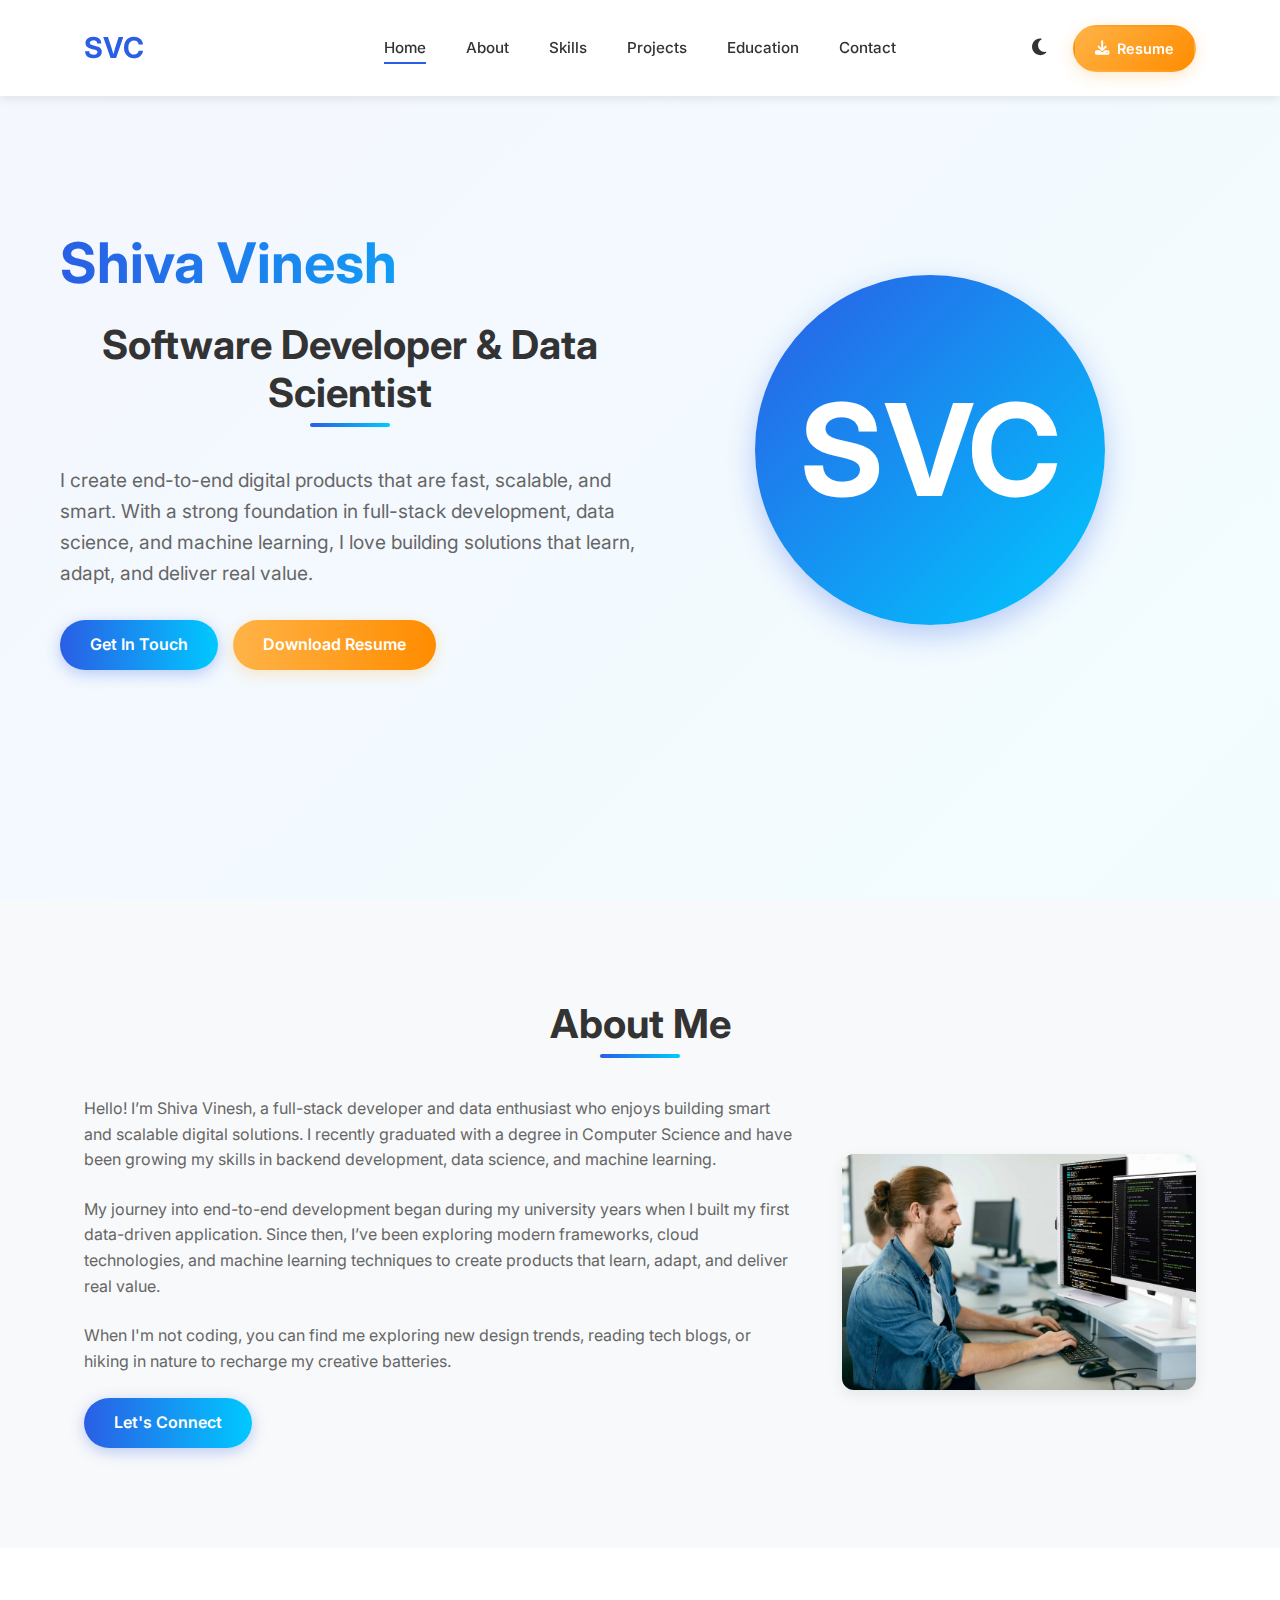
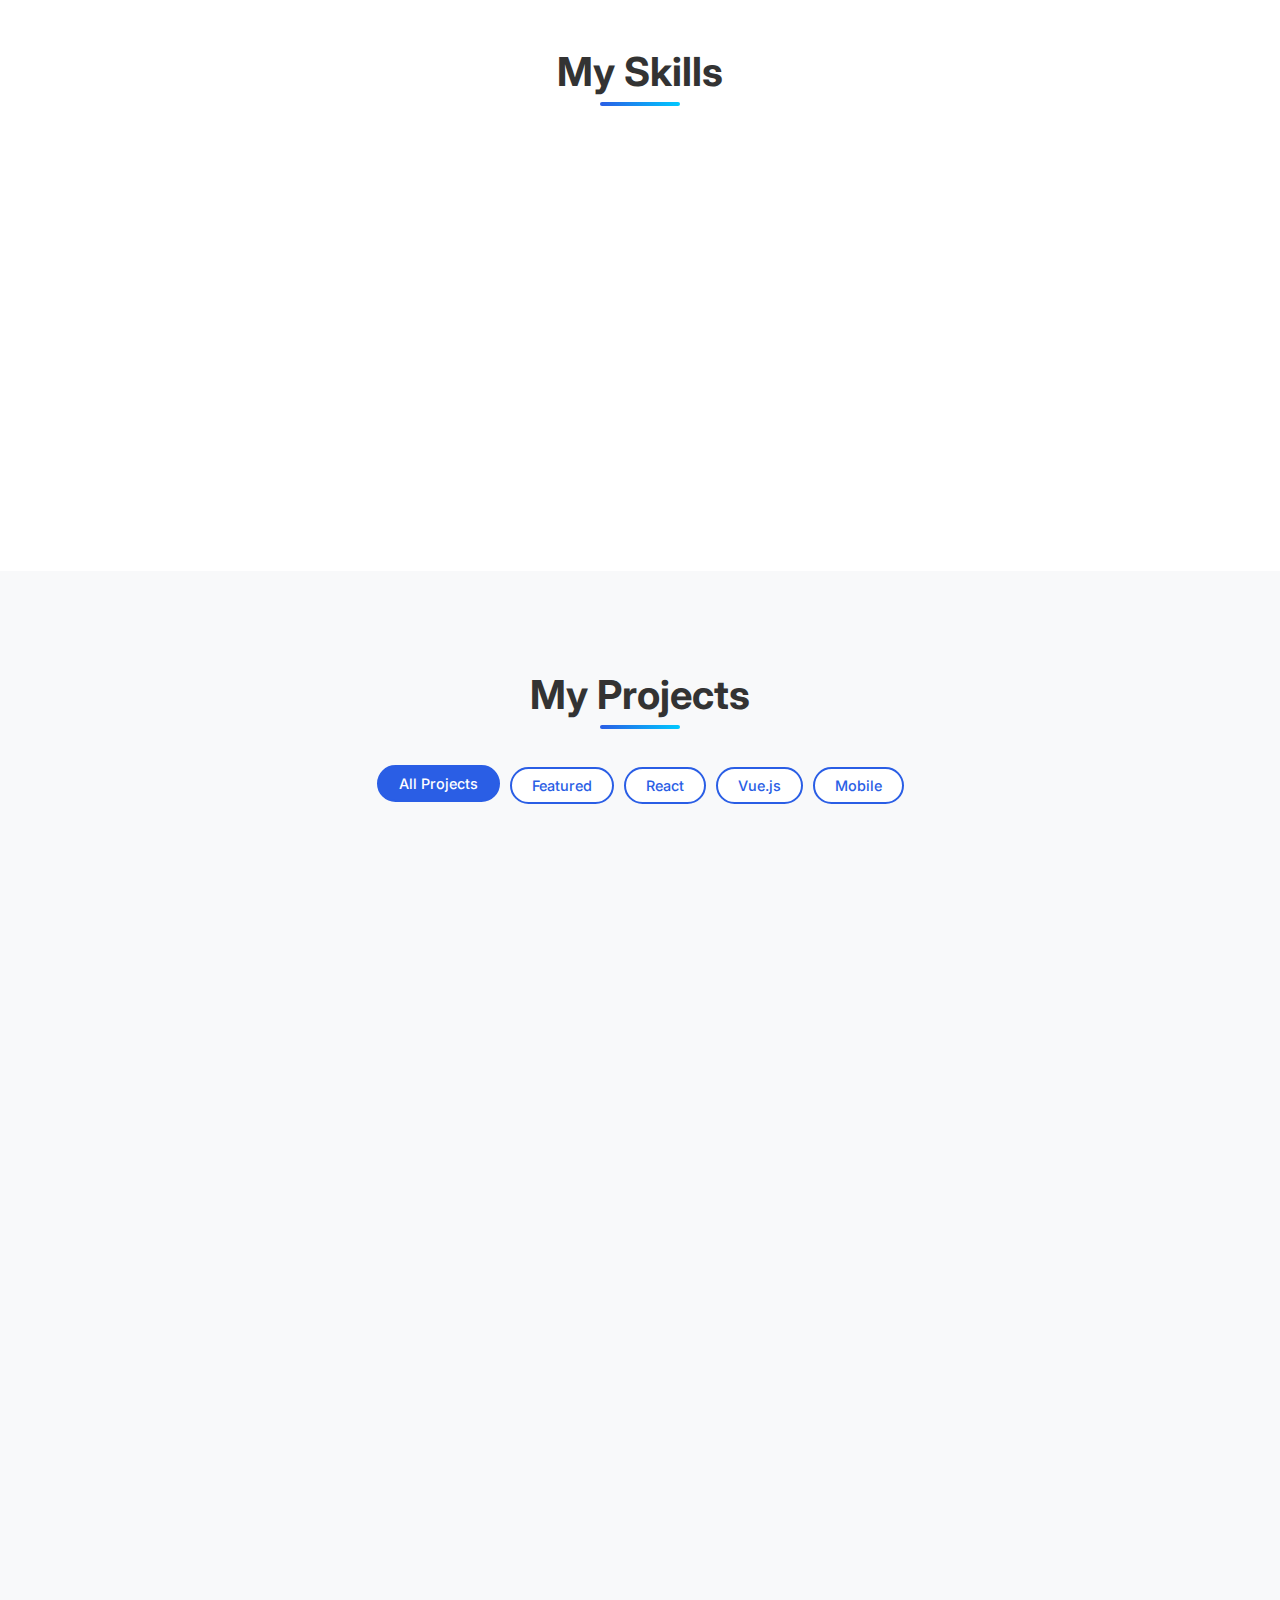
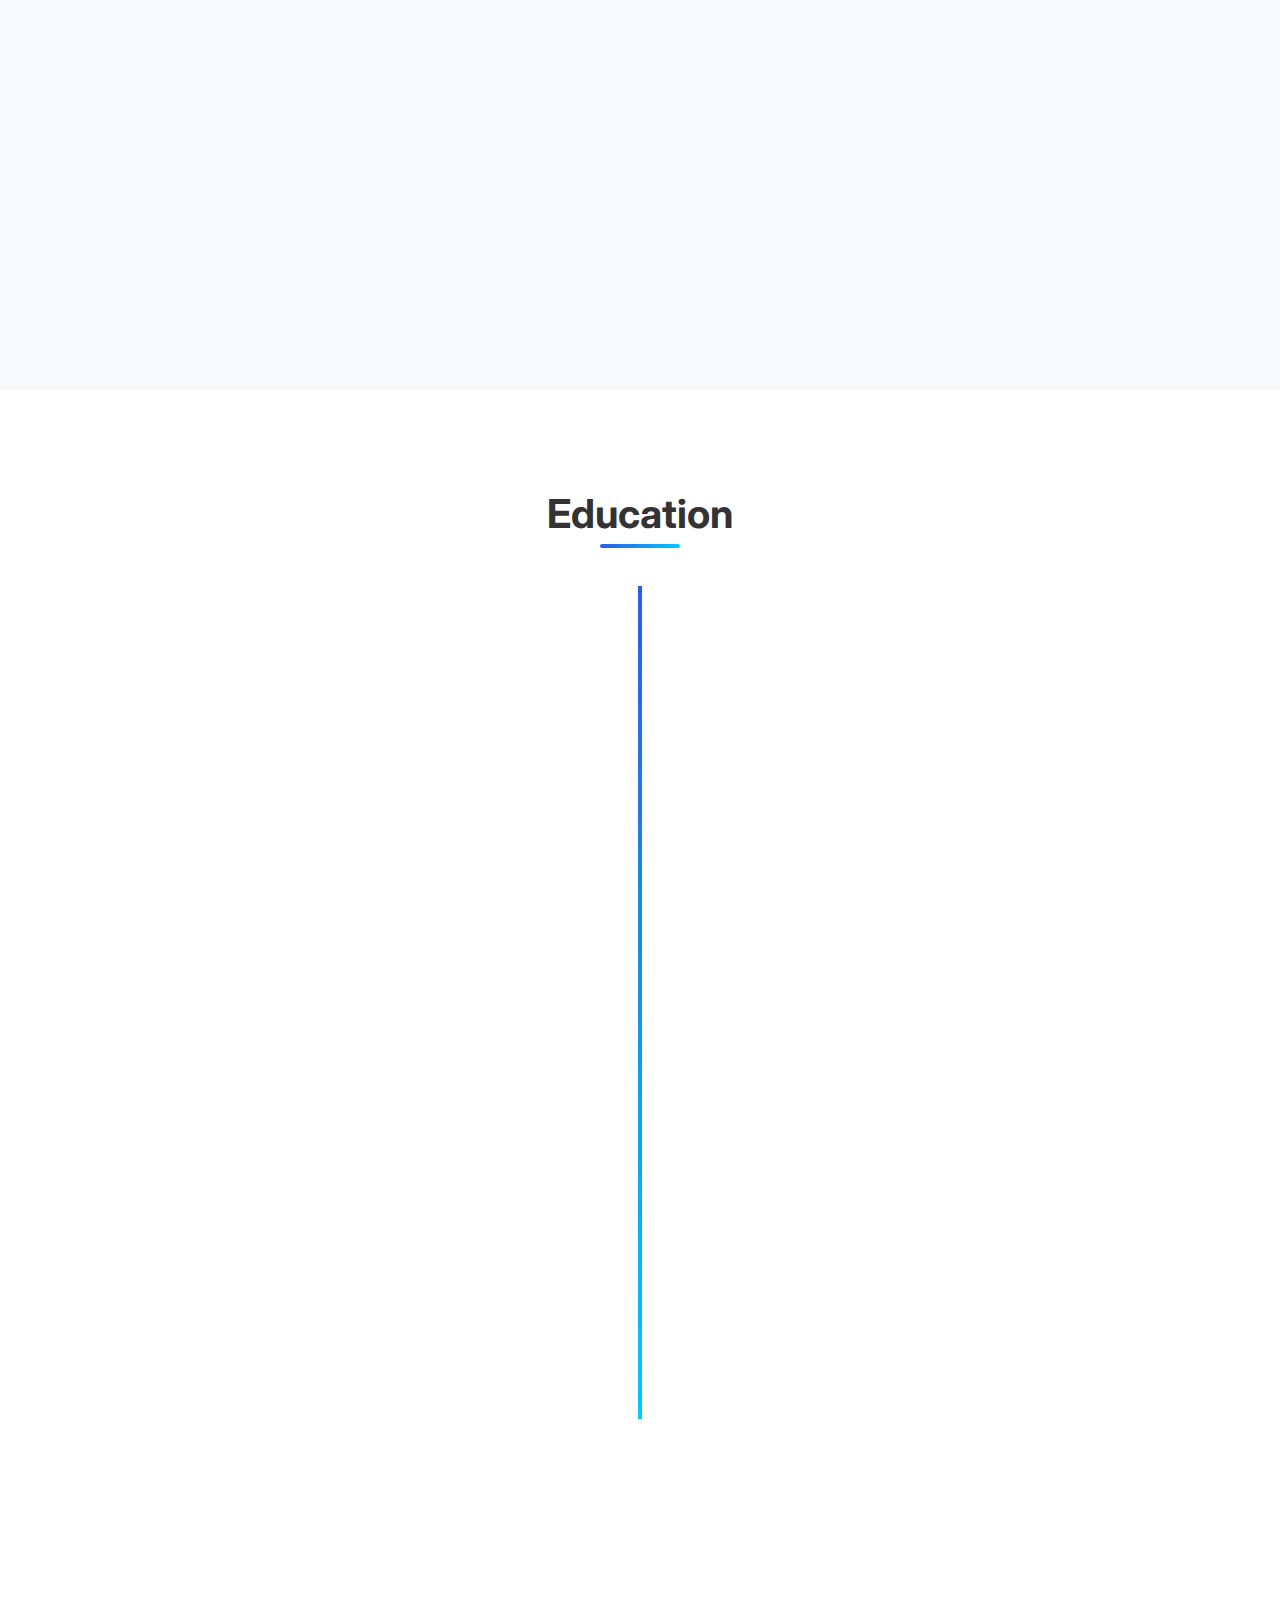
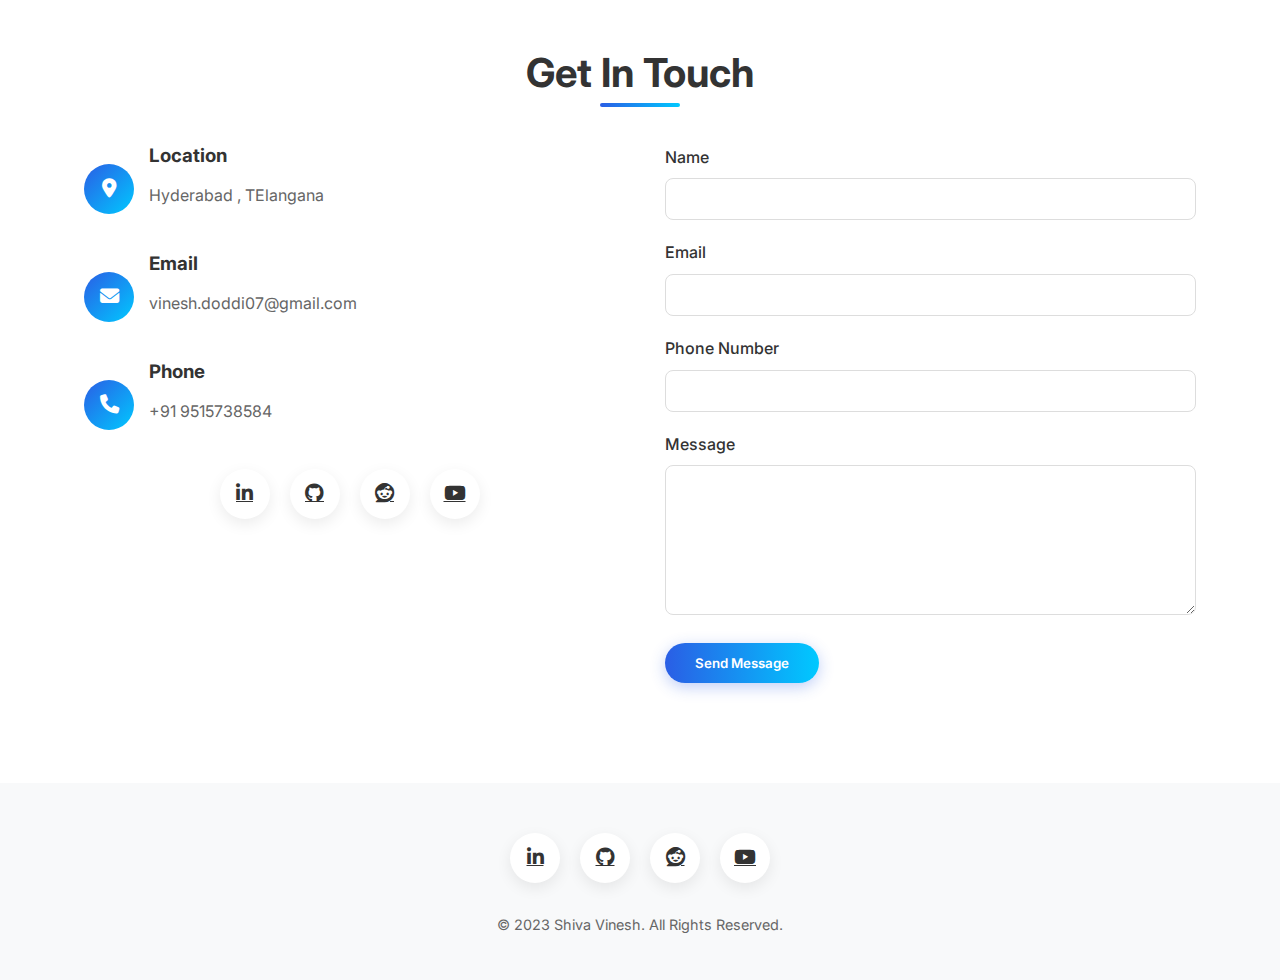
<file: index.html>
<!DOCTYPE html>
<html lang="en">
<head>
    <meta charset="UTF-8">
    <meta name="viewport" content="width=device-width, initial-scale=1.0">
    <title>Shiva Vinesh | Software Developer & Data Scientist</title>
    <meta name="description" content="Professional portfolio of John Carter - Frontend Developer & UI Designer">
    <meta name="keywords" content="frontend developer, UI designer, web developer, portfolio, React, JavaScript">
    <link rel="stylesheet" href="css/style.css">
    <link rel="stylesheet" href="css/responsive.css">
    <link rel="stylesheet" href="https://cdnjs.cloudflare.com/ajax/libs/font-awesome/6.4.0/css/all.min.css">
    <link rel="preconnect" href="https://fonts.googleapis.com">
    <link rel="preconnect" href="https://fonts.gstatic.com" crossorigin>
    <link href="https://fonts.googleapis.com/css2?family=Inter:wght@300;400;500;600;700&display=swap" rel="stylesheet">
</head>
<body>
    <!-- Navigation -->
    <nav>
        <div class="container nav-container">
            <div class="nav-left">
                <a href="#" class="logo">SVC</a>
            </div>
            
            <div class="nav-center">
                <ul class="nav-links" id="navLinks">
                    <li><a href="#home" class="active">Home</a></li>
                    <li><a href="#about">About</a></li>
                    <li><a href="#skills">Skills</a></li>
                    <li><a href="#projects">Projects</a></li>
                    <li><a href="#education">Education</a></li>
                    <!-- <li><a href="#blogs">Blogs</a></li> -->
                    <li><a href="#contact">Contact</a></li>
                </ul>
            </div>
            
            <div class="nav-right">
                <div class="nav-actions">
                    <button class="theme-toggle" id="themeToggle">
                        <i class="fas fa-moon"></i>
                    </button>
                    <a href="public/resume.pdf" class="btn btn-download-resume" download>
                        <i class="fas fa-download"></i>
                        <span>Resume</span>
                    </a>
                </div>
            </div>
            
            <button class="menu-toggle" id="menuToggle">
                <i class="fas fa-bars"></i>
            </button>
        </div>
    </nav>

    <!-- Hero Section -->
    <section class="hero" id="home">
        <div class="container hero-content">
            <div class="hero-text">
                <h1>Shiva Vinesh</h1>
                <h2>Software Developer & Data Scientist</h2>
                <p>I create end-to-end digital products that are fast, scalable, and smart. With a strong foundation in full-stack development, data science, and machine learning, I love building solutions that learn, adapt, and deliver real value.</p>
                <div class="hero-btns">
                    <a href="#contact" class="btn">Get In Touch</a>
                    <a href="public/resume.pdf" class="btn btn-accent" download>Download Resume</a>
                </div>
            </div>
            <div class="hero-image">
                <div class="profile-container">
                    <div class="profile-initials">SVC</div>
                </div>
            </div>
        </div>
    </section>

    <!-- About Section -->
    <section class="about" id="about">
        <div class="container">
            <h2>About Me</h2>
            <div class="about-content">
                <div class="about-text">
                    <p>Hello! I’m Shiva Vinesh, a full-stack developer and data enthusiast who enjoys building smart and scalable digital solutions. I recently graduated with a degree in Computer Science and have been growing my skills in backend development, data science, and machine learning.</p>
                    <p>My journey into end-to-end development began during my university years when I built my first data-driven application. Since then, I’ve been exploring modern frameworks, cloud technologies, and machine learning techniques to create products that learn, adapt, and deliver real value.</p>
                    <p>When I'm not coding, you can find me exploring new design trends, reading tech blogs, or hiking in nature to recharge my creative batteries.</p>
                    <a href="#contact" class="btn">Let's Connect</a>
                </div>
                <div class="about-image">
                    <img src="images/profile.avif" alt="John Carter" loading="lazy">
                </div>
            </div>
        </div>
    </section>

    <!-- Skills Section -->
<section class="skills" id="skills">
    <div class="container">
        <h2>My Skills</h2>
        <div class="skills-container">

            <div class="skill-card fade-in">
                <div class="skill-icon">
                    <i class="fas fa-layer-group"></i>
                </div>
                <h3>Full-Stack Development</h3>
                <p>JavaScript, Django, Node.js, Express, React, Databases, API Development</p>
            </div>

            <div class="skill-card fade-in">
                <div class="skill-icon">
                    <i class="fas fa-pencil-ruler"></i>
                </div>
                <h3>UI/UX Design</h3>
                <p>Figma, Wireframing, Prototyping, User Experience Design</p>
            </div>

            <div class="skill-card fade-in">
                <div class="skill-icon">
                    <i class="fas fa-chart-line"></i>
                </div>
                <h3>Data Science</h3>
                <p>Python, Pandas, NumPy, Data Analysis, Power BI, Visualization</p>
            </div>

            <div class="skill-card fade-in">
                <div class="skill-icon">
                    <i class="fas fa-robot"></i>
                </div>
                <h3>Machine Learning</h3>
                <p>Scikit-Learn, TensorFlow, Model Training, Predictive Analytics</p>
            </div>

        </div>
    </div>
</section>

    <!-- Projects Section -->
    <section class="projects" id="projects">
        <div class="container">
            <h2>My Projects</h2>
            
            <!-- Project Filters -->
            <div class="project-filters" id="projectFilters">
                <!-- Filters will be dynamically added -->
            </div>
            
            <!-- Projects Container -->
            <div class="projects-container" id="projectsContainer">
                <div class="projects-loading">
                    <div class="spinner"></div>
                    <span>Loading projects...</span>
                </div>
            </div>
        </div>
    </section>

    <!-- Education Section -->
    <section class="education" id="education">
        <div class="container">
            <h2>Education</h2>
            <div class="education-timeline">
                <div class="education-item fade-in">
                    <div class="education-date">2022 - 2025</div>
                    <h3>Bachelor of Technology in Data Science</h3>
                    <p>ACE Engineering College</p>
                    <p>GPA: 8.2/10.0</p>
                </div>
                <div class="education-item fade-in">
                    <div class="education-date">2019 - 2022</div>
                    <h3>Diploma in Electronic Engineering and Technology</h3>
                    <p>Ellenki College of Engineering and Technology</p>
                    <p>GPA: 8.47/10.0</p>
                </div>
                <div class="education-item fade-in">
                    <div class="education-date">2023</div>
                    <h3>Frontend Development Certification</h3>
                    <p>CodeCamp Online</p>
                    <p>Specialized in React and Modern JavaScript</p>
                </div>
            </div>
        </div>
    </section>

    <!-- Blogs Section
    <section class="blogs" id="blogs">
        <div class="container">
            <h2>Latest Blogs</h2>
            <div class="blogs-container" id="blogsContainer">
                <!-- Blogs will be dynamically loaded -->
            </div>
        </div>
    </section> 

    <!-- Contact Section -->
    <section class="contact" id="contact">
        <div class="container">
            <h2>Get In Touch</h2>
            <div class="contact-container">
                <div class="contact-info">
                    <div class="contact-item">
                        <div class="contact-icon">
                            <i class="fas fa-map-marker-alt"></i>
                        </div>
                        <div>
                            <h3>Location</h3>
                            <p>Hyderabad , TElangana</p>
                        </div>
                    </div>
                    <div class="contact-item">
                        <div class="contact-icon">
                            <i class="fas fa-envelope"></i>
                        </div>
                        <div>
                            <h3>Email</h3>
                            <p>vinesh.doddi07@gmail.com</p>
                        </div>
                    </div>
                    <div class="contact-item">
                        <div class="contact-icon">
                            <i class="fas fa-phone"></i>
                        </div>
                        <div>
                            <h3>Phone</h3>
                            <p>+91 9515738584</p>
                        </div>
                    </div>
                    <div class="social-links">
                        <a href="https://www.linkedin.com/in/vinesh-doddi-9972812b5?utm_source=share&utm_campaign=share_via&utm_content=profile&utm_medium=android_app" class="social-link"><i class="fab fa-linkedin-in"></i></a>
                        <a href="https://github.com/Svinesh3" class="social-link"><i class="fab fa-github"></i></a>
                        <a href="https://www.reddit.com/user/Proud-Database2406/?utm_source=share&utm_medium=web3x&utm_name=web3xcss&utm_term=1&utm_content=share_button" class="social-link"><i class="fab fa-reddit"></i></a>
                        <a href="https://youtube.com/@shiva21291?si=aziFcc0OITzwZRsi" class="social-link"><i class="fab fa-youtube"></i></a>
                    </div>
                </div>
                <div class="contact-form">
                    <form id="contactForm">
                        <div class="form-group">
                            <label for="name">Name</label>
                            <input type="text" id="name" class="form-control" required>
                        </div>
                        <div class="form-group">
                            <label for="email">Email</label>
                            <input type="email" id="email" class="form-control" required>
                        </div>
                        <div class="form-group">
                            <label for="subject">Phone Number</label>
                            <input type="tel" id="subject" class="form-control" required>
                        </div>
                        <div class="form-group">
                            <label for="message">Message</label>
                            <textarea id="message" class="form-control" required></textarea>
                        </div>
                        <button type="submit" class="btn">Send Message</button>
                    </form>
                </div>
            </div>
        </div>
    </section>

    <!-- Footer -->
    <footer>
        <div class="container">
            <div class="social-links">
                <a href="https://www.linkedin.com/authwall?trk=bf&trkInfo=AQFFU7SlNdu_DwAAAZqbkZoQbbPaAB77uFCgvuA83MeHFYUmX0Ywi6KFWqufgbhRU7ken7L7aAeD5qtd9hOHUAgGimF-doFuUGZh-Nq-FhSp7CCKPi6mDmJaXOS04mONKKJtFvg=&original_referer=&sessionRedirect=https%3A%2F%2Fwww.linkedin.com%2Fin%2Fvinesh-doddi-9972812b5%3Futm_source%3Dshare%26utm_campaign%3Dshare_via%26utm_content%3Dprofile%26utm_medium%3Dandroid_app" class="social-link"><i class="fab fa-linkedin-in"></i></a>
                <a href="https://github.com/Svinesh3" class="social-link"><i class="fab fa-github"></i></a>
                <a href="https://www.reddit.com/user/Proud-Database2406/?utm_source=share&utm_medium=web3x&utm_name=web3xcss&utm_term=1&utm_content=share_button" class="social-link"><i class="fab fa-reddit"></i></a>
                <a href="https://youtube.com/@shiva21291?si=aziFcc0OITzwZRsi" class="social-link"><i class="fab fa-youtube"></i></a>
            </div>
            <p class="copyright">&copy; 2023 Shiva Vinesh. All Rights Reserved.</p>
        </div>
    </footer>

    <script src="js/theme.js"></script>
    <script src="js/animations.js"></script>
    <script src="js/script.js"></script>
</body>

</html>
</file>
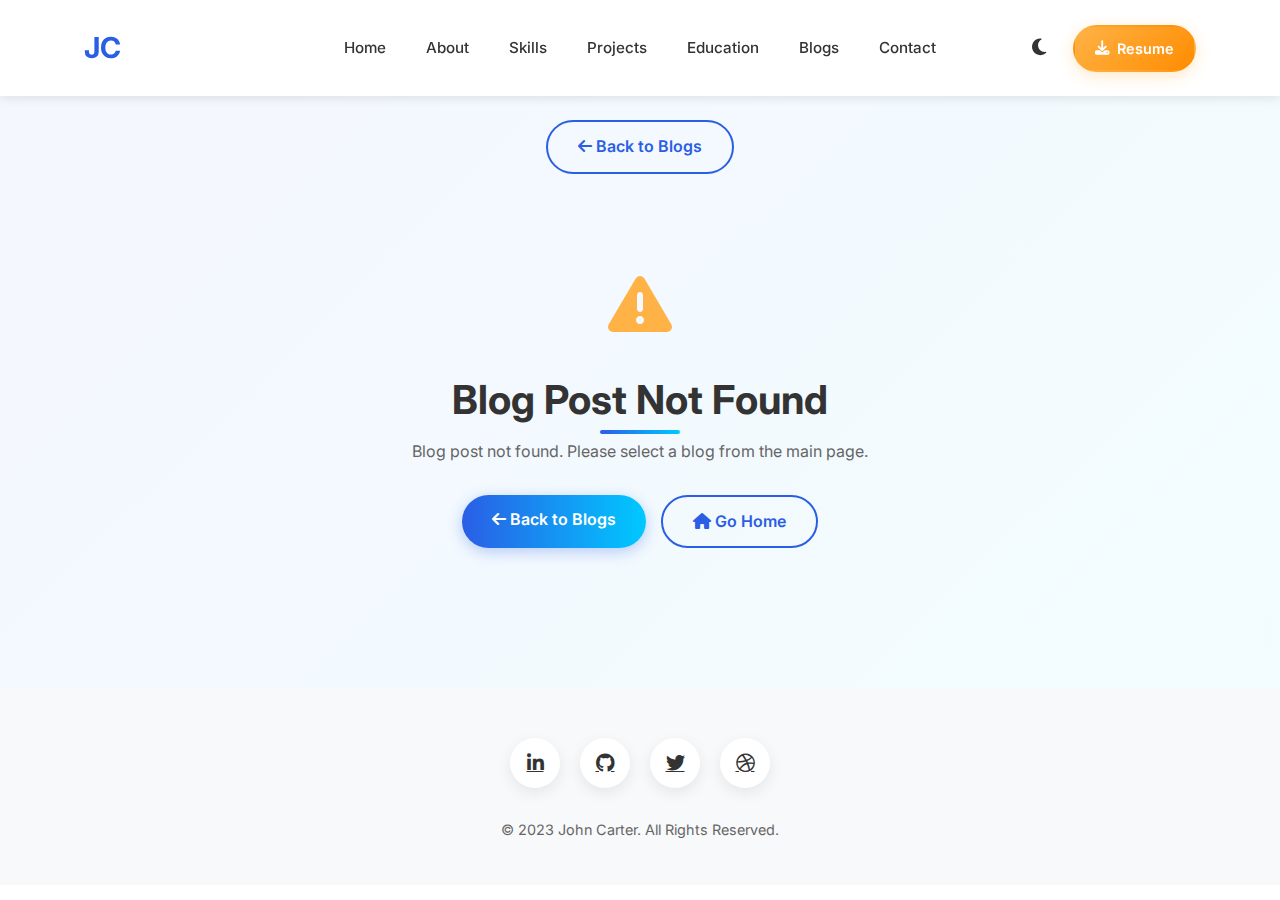
<file: blog-details.html>
<!DOCTYPE html>
<html lang="en">
<head>
    <meta charset="UTF-8">
    <meta name="viewport" content="width=device-width, initial-scale=1.0">
    <title>Blog Post - John Carter Portfolio</title>
    <meta name="description" content="Blog post by John Carter">
    <link rel="stylesheet" href="css/style.css">
    <link rel="stylesheet" href="css/responsive.css">
    <link rel="stylesheet" href="https://cdnjs.cloudflare.com/ajax/libs/font-awesome/6.4.0/css/all.min.css">
    <link rel="preconnect" href="https://fonts.googleapis.com">
    <link rel="preconnect" href="https://fonts.gstatic.com" crossorigin>
    <link href="https://fonts.googleapis.com/css2?family=Inter:wght@300;400;500;600;700&display=swap" rel="stylesheet">
    <style>
        .blog-detail-header {
            text-align: center;
            padding: 120px 0 60px;
            background: linear-gradient(135deg, rgba(42, 94, 229, 0.05) 0%, rgba(0, 201, 255, 0.05) 100%);
        }
        
        .blog-meta {
            display: flex;
            justify-content: center;
            align-items: center;
            gap: 20px;
            margin-bottom: 20px;
            flex-wrap: wrap;
        }
        
        .meta-item {
            display: flex;
            align-items: center;
            gap: 8px;
            color: var(--text-light);
            font-size: 0.9rem;
        }
        
        .blog-tags {
            display: flex;
            justify-content: center;
            gap: 10px;
            margin: 20px 0;
            flex-wrap: wrap;
        }
        
        .blog-tag {
            background: rgba(42, 94, 229, 0.1);
            color: var(--primary);
            padding: 5px 12px;
            border-radius: 15px;
            font-size: 0.8rem;
            font-weight: 500;
        }
        
        .blog-content {
            max-width: 800px;
            margin: 0 auto;
            padding: 60px 20px;
        }
        
        .blog-content h2 {
            margin: 40px 0 20px;
            color: var(--primary);
        }
        
        .blog-content h3 {
            margin: 30px 0 15px;
            color: var(--text);
        }
        
        .blog-content h4 {
            margin: 25px 0 12px;
            color: var(--text);
        }
        
        .blog-content p {
            line-height: 1.8;
            margin-bottom: 20px;
        }
        
        .blog-content ul, .blog-content ol {
            margin: 20px 0;
            padding-left: 30px;
        }
        
        .blog-content li {
            margin-bottom: 10px;
            line-height: 1.6;
        }
        
        .blog-content pre {
            background: var(--bg-light);
            padding: 20px;
            border-radius: 8px;
            overflow-x: auto;
            margin: 20px 0;
            border-left: 4px solid var(--primary);
        }
        
        .blog-content code {
            background: rgba(42, 94, 229, 0.1);
            padding: 2px 6px;
            border-radius: 4px;
            font-family: 'Courier New', monospace;
            font-size: 0.9rem;
        }
        
        .blog-content pre code {
            background: none;
            padding: 0;
        }
        
        .author-section {
            background: var(--bg-light);
            padding: 40px;
            border-radius: var(--border-radius);
            margin: 60px 0;
            text-align: center;
        }
        
        .author-info {
            display: flex;
            align-items: center;
            gap: 20px;
            justify-content: center;
            flex-wrap: wrap;
        }
        
        .author-avatar {
            width: 80px;
            height: 80px;
            border-radius: 50%;
            background: linear-gradient(135deg, var(--primary), var(--secondary));
            display: flex;
            align-items: center;
            justify-content: center;
            color: white;
            font-size: 2rem;
            font-weight: bold;
        }
        
        .blog-navigation {
            display: flex;
            justify-content: space-between;
            align-items: center;
            padding: 40px 0;
            border-top: 1px solid rgba(0, 0, 0, 0.1);
            margin-top: 60px;
        }
        
        .nav-btn {
            display: flex;
            align-items: center;
            gap: 10px;
            padding: 12px 24px;
            background: var(--card-bg);
            border: 2px solid var(--primary);
            color: var(--primary);
            text-decoration: none;
            border-radius: 25px;
            font-weight: 500;
            transition: var(--transition);
        }
        
        .nav-btn:hover {
            background: var(--primary);
            color: white;
        }
        
        .tools-grid {
            display: grid;
            grid-template-columns: repeat(auto-fit, minmax(200px, 1fr));
            gap: 20px;
            margin: 30px 0;
        }
        
        .tool-item {
            background: var(--card-bg);
            padding: 20px;
            border-radius: var(--border-radius);
            text-align: center;
            box-shadow: var(--card-shadow);
        }
        
        @media (max-width: 768px) {
            .blog-meta {
                flex-direction: column;
                gap: 10px;
            }
            
            .blog-navigation {
                flex-direction: column;
                gap: 20px;
                text-align: center;
            }
            
            .author-info {
                flex-direction: column;
                text-align: center;
            }
        }
    </style>
</head>
<body>
    <!-- Navigation -->
    <nav>
        <div class="container nav-container">
            <div class="nav-left">
                <a href="index.html" class="logo">JC</a>
            </div>
            
            <div class="nav-center">
                <ul class="nav-links" id="navLinks">
                    <li><a href="index.html#home">Home</a></li>
                    <li><a href="index.html#about">About</a></li>
                    <li><a href="index.html#skills">Skills</a></li>
                    <li><a href="index.html#projects">Projects</a></li>
                    <li><a href="index.html#education">Education</a></li>
                    <li><a href="index.html#blogs">Blogs</a></li>
                    <li><a href="index.html#contact">Contact</a></li>
                </ul>
            </div>
            
            <div class="nav-right">
                <div class="nav-actions">
                    <button class="theme-toggle" id="themeToggle">
                        <i class="fas fa-moon"></i>
                    </button>
                    <a href="public/resume.pdf" class="btn btn-download-resume" download>
                        <i class="fas fa-download"></i>
                        <span>Resume</span>
                    </a>
                </div>
            </div>
            
            <button class="menu-toggle" id="menuToggle">
                <i class="fas fa-bars"></i>
            </button>
        </div>
    </nav>

    <!-- Blog Details Section -->
    <article class="blog-detail">
        <header class="blog-detail-header">
            <div class="container">
                <div class="back-button">
                    <a href="index.html#blogs" class="btn btn-outline">
                        <i class="fas fa-arrow-left"></i> Back to Blogs
                    </a>
                </div>
                
                <div id="blogDetailContent">
                    <div class="loading-spinner">
                        <i class="fas fa-spinner fa-spin"></i>
                        <p>Loading blog post...</p>
                    </div>
                </div>
            </div>
        </header>
    </article>

    <!-- Footer -->
    <footer>
        <div class="container">
            <div class="social-links">
                <a href="#" class="social-link"><i class="fab fa-linkedin-in"></i></a>
                <a href="#" class="social-link"><i class="fab fa-github"></i></a>
                <a href="#" class="social-link"><i class="fab fa-twitter"></i></a>
                <a href="#" class="social-link"><i class="fab fa-dribbble"></i></a>
            </div>
            <p class="copyright">&copy; 2023 John Carter. All Rights Reserved.</p>
        </div>
    </footer>

    <script src="js/theme.js"></script>
    <script src="js/blogs-data.js"></script>
    <script src="js/blog-details.js"></script>
</body>
</html>
</file>
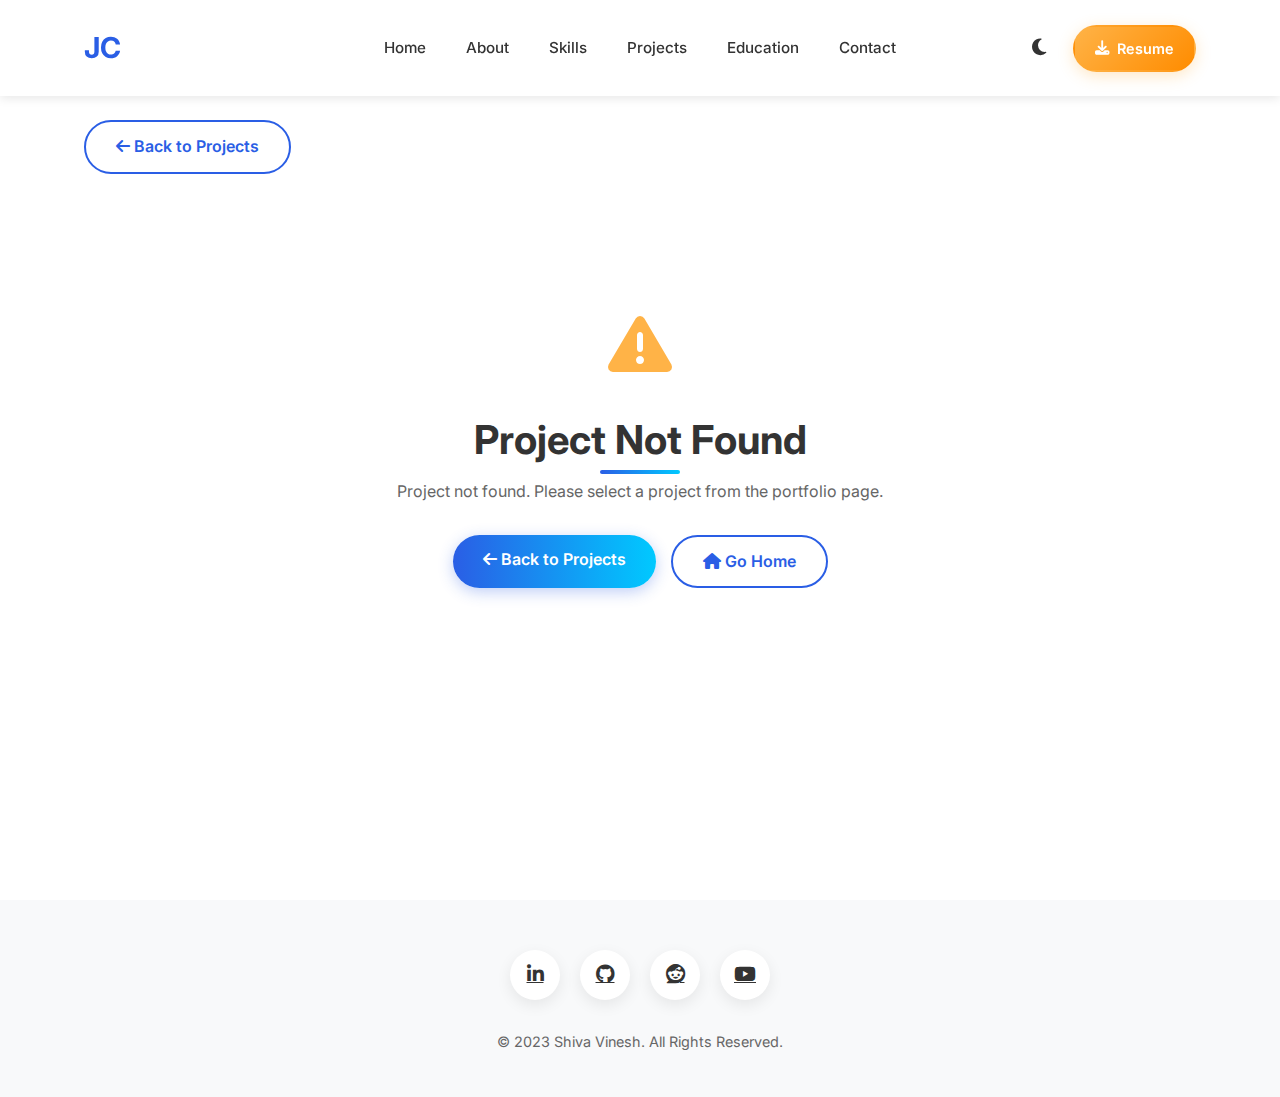
<file: project-details.html>
<!DOCTYPE html>
<html lang="en">
<head>
    <meta charset="UTF-8">
    <meta name="viewport" content="width=device-width, initial-scale=1.0">
    <title>Project Details - Shiva Vinesh Portfolio</title>
    <meta name="description" content="Detailed view of John Carter's project">
    <link rel="stylesheet" href="css/style.css">
    <link rel="stylesheet" href="css/responsive.css">
    <link rel="stylesheet" href="https://cdnjs.cloudflare.com/ajax/libs/font-awesome/6.4.0/css/all.min.css">
    <link rel="preconnect" href="https://fonts.googleapis.com">
    <link rel="preconnect" href="https://fonts.gstatic.com" crossorigin>
    <link href="https://fonts.googleapis.com/css2?family=Inter:wght@300;400;500;600;700&display=swap" rel="stylesheet">
    <style>
        .project-details {
            padding: 120px 0 80px;
            min-height: 100vh;
        }

        .back-button {
            margin-bottom: 40px;
        }

        .loading-spinner {
            text-align: center;
            padding: 60px 0;
            color: var(--text-light);
        }

        .loading-spinner i {
            font-size: 2rem;
            margin-bottom: 15px;
        }

        .project-detail-header {
            text-align: center;
            margin-bottom: 60px;
            padding-bottom: 40px;
            border-bottom: 1px solid rgba(0, 0, 0, 0.1);
        }

        .project-detail-header h1 {
            font-size: 3.5rem;
            margin-bottom: 1rem;
            background: linear-gradient(90deg, var(--primary), var(--secondary));
            -webkit-background-clip: text;
            background-clip: text;
            color: transparent;
        }

        .project-subtitle {
            font-size: 1.3rem;
            color: var(--text-light);
            max-width: 600px;
            margin: 0 auto 2rem;
        }

        .featured-badge.large {
            font-size: 1rem;
            padding: 8px 20px;
            margin-bottom: 20px;
            display: inline-block;
        }

        .project-meta {
            margin-top: 20px;
        }

        .project-hero {
            margin-bottom: 50px;
        }

        .project-image-large {
            border-radius: var(--border-radius);
            overflow: hidden;
            box-shadow: var(--card-shadow);
        }

        .project-image-large img {
            width: 100%;
            height: auto;
            display: block;
        }

        .project-icon-hero {
            width: 100%;
            height: 400px;
            background: linear-gradient(135deg, var(--primary), var(--secondary));
            display: flex;
            align-items: center;
            justify-content: center;
            color: white;
            font-size: 8rem;
        }

        .project-info-grid {
            display: grid;
            grid-template-columns: 1fr 1fr;
            gap: 40px;
            margin-bottom: 50px;
        }

        .project-info-grid h2 {
            font-size: 1.5rem;
            margin-bottom: 20px;
            display: flex;
            align-items: center;
            gap: 10px;
        }

        .project-info-grid h2 i {
            color: var(--primary);
        }

        .project-description {
            grid-column: 1 / -1;
        }

        .project-description p {
            font-size: 1.1rem;
            line-height: 1.8;
        }

        .tech-tags {
            display: flex;
            flex-wrap: wrap;
            gap: 10px;
        }

        .tech-tag {
            background: rgba(42, 94, 229, 0.1);
            color: var(--primary);
            padding: 8px 16px;
            border-radius: 25px;
            font-weight: 500;
            transition: var(--transition);
        }

        .tech-tag:hover {
            background: var(--primary);
            color: white;
            transform: translateY(-2px);
        }

        .project-challenges ul,
        .project-achievements ul {
            list-style: none;
            padding: 0;
        }

        .project-challenges li,
        .project-achievements li {
            padding: 10px 0;
            padding-left: 25px;
            position: relative;
        }

        .project-challenges li::before {
            content: '⚡';
            position: absolute;
            left: 0;
            color: var(--secondary);
        }

        .project-achievements li::before {
            content: '🏆';
            position: absolute;
            left: 0;
        }

        .project-links-section {
            text-align: center;
            padding: 40px 0;
            border-top: 1px solid rgba(0, 0, 0, 0.1);
        }

        .project-links-section h2 {
            margin-bottom: 30px;
            display: flex;
            align-items: center;
            justify-content: center;
            gap: 10px;
        }

        .project-links {
            display: flex;
            gap: 15px;
            justify-content: center;
            flex-wrap: wrap;
        }

        .error-state {
            text-align: center;
            padding: 80px 0;
        }

        .error-icon {
            font-size: 4rem;
            color: var(--accent);
            margin-bottom: 20px;
        }

        .error-state h2 {
            margin-bottom: 15px;
        }

        .error-actions {
            display: flex;
            gap: 15px;
            justify-content: center;
            margin-top: 30px;
            flex-wrap: wrap;
        }

        @media (max-width: 992px) {
            .project-detail-header h1 {
                font-size: 2.8rem;
            }
            
            .project-info-grid {
                grid-template-columns: 1fr;
                gap: 30px;
            }
        }

        @media (max-width: 768px) {
            .project-details {
                padding: 100px 0 60px;
            }
            
            .project-detail-header h1 {
                font-size: 2.2rem;
            }
            
            .project-subtitle {
                font-size: 1.1rem;
            }
            
            .project-icon-hero {
                height: 250px;
                font-size: 5rem;
            }
            
            .project-links {
                flex-direction: column;
                align-items: center;
            }
            
            .project-links .btn {
                width: 100%;
                max-width: 250px;
            }
            
            .error-actions {
                flex-direction: column;
                align-items: center;
            }
            
            .error-actions .btn {
                width: 100%;
                max-width: 250px;
            }
        }
    </style>
</head>
<body>
    <!-- Navigation -->
    <nav>
        <div class="container nav-container">
            <div class="nav-left">
                <a href="index.html" class="logo">JC</a>
            </div>
            
            <div class="nav-center">
                <ul class="nav-links" id="navLinks">
                    <li><a href="index.html#home">Home</a></li>
                    <li><a href="index.html#about">About</a></li>
                    <li><a href="index.html#skills">Skills</a></li>
                    <li><a href="index.html#projects">Projects</a></li>
                    <li><a href="index.html#education">Education</a></li>
                    <!-- <li><a href="index.html#blogs">Blogs</a></li> -->
                    <li><a href="index.html#contact">Contact</a></li>
                </ul>
            </div>
            
            <div class="nav-right">
                <div class="nav-actions">
                    <button class="theme-toggle" id="themeToggle">
                        <i class="fas fa-moon"></i>
                    </button>
                    <a href="public/resume.pdf" class="btn btn-download-resume" download>
                        <i class="fas fa-download"></i>
                        <span>Resume</span>
                    </a>
                </div>
            </div>
            
            <button class="menu-toggle" id="menuToggle">
                <i class="fas fa-bars"></i>
            </button>
        </div>
    </nav>

    <!-- Project Details Section -->
    <section class="project-details">
        <div class="container">
            <div class="back-button">
                <a href="index.html#projects" class="btn btn-outline">
                    <i class="fas fa-arrow-left"></i> Back to Projects
                </a>
            </div>
            
            <div id="projectDetailsContent">
                <div class="loading-spinner">
                    <i class="fas fa-spinner fa-spin"></i>
                    <p>Loading project details...</p>
                </div>
            </div>
        </div>
    </section>
<!-- Footer -->
    <footer>
        <div class="container">
            <div class="social-links">
                <a href="https://www.linkedin.com/authwall?trk=bf&trkInfo=AQFFU7SlNdu_DwAAAZqbkZoQbbPaAB77uFCgvuA83MeHFYUmX0Ywi6KFWqufgbhRU7ken7L7aAeD5qtd9hOHUAgGimF-doFuUGZh-Nq-FhSp7CCKPi6mDmJaXOS04mONKKJtFvg=&original_referer=&sessionRedirect=https%3A%2F%2Fwww.linkedin.com%2Fin%2Fvinesh-doddi-9972812b5%3Futm_source%3Dshare%26utm_campaign%3Dshare_via%26utm_content%3Dprofile%26utm_medium%3Dandroid_app" class="social-link"><i class="fab fa-linkedin-in"></i></a>
                <a href="https://github.com/Svinesh3" class="social-link"><i class="fab fa-github"></i></a>
                <a href="https://www.reddit.com/user/Proud-Database2406/?utm_source=share&utm_medium=web3x&utm_name=web3xcss&utm_term=1&utm_content=share_button" class="social-link"><i class="fab fa-reddit"></i></a>
                <a href="https://youtube.com/@shiva21291?si=aziFcc0OITzwZRsi" class="social-link"><i class="fab fa-youtube"></i></a>
            </div>
            <p class="copyright">&copy; 2023 Shiva Vinesh. All Rights Reserved.</p>
        </div>
    </footer>

    <script src="js/theme.js"></script>
    <script src="js/project-details.js"></script>
</body>

</html>
</file>
<file: css/style.css>
:root {
    --primary: #2A5EE5;
    --primary-dark: #1a4bc4;
    --secondary: #00C9FF;
    --accent: #FFB347;
    --text: #333333;
    --text-light: #666666;
    --bg: #ffffff;
    --bg-light: #f8f9fa;
    --bg-dark: #121212;
    --card-bg: #ffffff;
    --card-shadow: 0 5px 15px rgba(0, 0, 0, 0.08);
    --nav-bg: rgba(255, 255, 255, 0.95);
    --transition: all 0.3s ease;
    --border-radius: 12px;
}

.dark-mode {
    --primary: #4a7dff;
    --primary-dark: #3a6dff;
    --secondary: #00e5ff;
    --accent: #ffa726;
    --text: #f5f5f5;
    --text-light: #b0b0b0;
    --bg: #121212;
    --bg-light: #1e1e1e;
    --card-bg: #1e1e1e;
    --card-shadow: 0 5px 15px rgba(0, 0, 0, 0.3);
    --nav-bg: rgba(30, 30, 30, 0.95);
}

* {
    margin: 0;
    padding: 0;
    box-sizing: border-box;
    font-family: 'Inter', 'Segoe UI', Tahoma, Geneva, Verdana, sans-serif;
}

html {
    scroll-behavior: smooth;
}

body {
    background-color: var(--bg);
    color: var(--text);
    transition: var(--transition);
    line-height: 1.6;
}

.container {
    width: 90%;
    max-width: 1200px;
    margin: 0 auto;
    padding: 0 20px;
}

section {
    padding: 100px 0;
}

h1, h2, h3, h4 {
    margin-bottom: 1rem;
    line-height: 1.2;
}

h1 {
    font-size: 3.5rem;
    font-weight: 700;
}

h2 {
    font-size: 2.5rem;
    text-align: center;
    margin-bottom: 3rem;
    position: relative;
}

h2::after {
    content: '';
    position: absolute;
    bottom: -10px;
    left: 50%;
    transform: translateX(-50%);
    width: 80px;
    height: 4px;
    background: linear-gradient(90deg, var(--primary), var(--secondary));
    border-radius: 2px;
}

p {
    margin-bottom: 1.5rem;
    color: var(--text-light);
}

.btn {
    display: inline-block;
    padding: 12px 30px;
    background: linear-gradient(90deg, var(--primary), var(--secondary));
    color: white;
    border-radius: 30px;
    text-decoration: none;
    font-weight: 600;
    transition: var(--transition);
    border: none;
    cursor: pointer;
    box-shadow: 0 4px 15px rgba(42, 94, 229, 0.3);
}

.btn:hover {
    transform: translateY(-3px);
    box-shadow: 0 8px 20px rgba(42, 94, 229, 0.4);
}

.btn-accent {
    background: linear-gradient(90deg, var(--accent), #ff8c00);
    box-shadow: 0 4px 15px rgba(255, 179, 71, 0.3);
}

.btn-accent:hover {
    box-shadow: 0 8px 20px rgba(255, 179, 71, 0.4);
}

.btn-outline {
    background: transparent;
    border: 2px solid var(--primary);
    color: var(--primary);
    box-shadow: none;
}

.btn-outline:hover {
    background: var(--primary);
    color: white;
}

/* Navigation Layout */
.nav-container {
    display: flex;
    justify-content: space-between;
    align-items: center;
    position: relative;
}

.nav-left {
    flex: 1;
    display: flex;
    justify-content: flex-start;
}

.nav-center {
    flex: 2;
    display: flex;
    justify-content: center;
}

.nav-right {
    flex: 1;
    display: flex;
    justify-content: flex-end;
}

/* Logo */
.logo {
    font-size: 1.8rem;
    font-weight: 700;
    color: var(--primary);
    text-decoration: none;
    transition: var(--transition);
    padding: 5px 0;
}

.logo:hover {
    transform: scale(1.05);
}

/* Navigation Links */
.nav-links {
    display: flex;
    list-style: none;
    gap: 2rem;
    margin: 0;
    padding: 0;
}

.nav-links li {
    margin: 0;
}

.nav-links a {
    color: var(--text);
    text-decoration: none;
    font-weight: 500;
    transition: var(--transition);
    position: relative;
    padding: 5px 0;
    font-size: 0.95rem;
}

.nav-links a::after {
    content: '';
    position: absolute;
    bottom: -2px;
    left: 0;
    width: 0;
    height: 2px;
    background: var(--primary);
    transition: var(--transition);
}

.nav-links a:hover::after,
.nav-links a.active::after {
    width: 100%;
}

.nav-links a:hover {
    color: var(--primary);
}

/* Navigation Actions */
.nav-actions {
    display: flex;
    align-items: center;
    gap: 1rem;
}

/* Theme Toggle */
.theme-toggle {
    background: none;
    border: none;
    color: var(--text);
    cursor: pointer;
    font-size: 1.2rem;
    transition: var(--transition);
    padding: 8px;
    border-radius: 50%;
    display: flex;
    align-items: center;
    justify-content: center;
}

.theme-toggle:hover {
    color: var(--primary);
    background: rgba(42, 94, 229, 0.1);
}

/* Download Resume Button */
.btn-download-resume {
    display: flex;
    align-items: center;
    gap: 8px;
    padding: 10px 20px;
    background: linear-gradient(135deg, var(--accent), #ff8c00);
    color: white;
    text-decoration: none;
    border-radius: 25px;
    font-weight: 600;
    font-size: 0.9rem;
    transition: all 0.3s ease;
    box-shadow: 0 4px 15px rgba(255, 179, 71, 0.3);
    border: 2px solid transparent;
    position: relative;
    overflow: hidden;
}

.btn-download-resume::before {
    content: '';
    position: absolute;
    top: 0;
    left: -100%;
    width: 100%;
    height: 100%;
    background: linear-gradient(90deg, transparent, rgba(255, 255, 255, 0.2), transparent);
    transition: left 0.5s ease;
}

.btn-download-resume:hover::before {
    left: 100%;
}

.btn-download-resume:hover {
    transform: translateY(-2px);
    box-shadow: 0 8px 25px rgba(255, 179, 71, 0.4);
    background: linear-gradient(135deg, #ff8c00, var(--accent));
}

.btn-download-resume:active {
    transform: translateY(0);
}

.btn-download-resume i {
    font-size: 0.9rem;
}

/* Menu Toggle */
.menu-toggle {
    display: none;
    background: none;
    border: none;
    color: var(--text);
    font-size: 1.5rem;
    cursor: pointer;
    padding: 5px;
    border-radius: 4px;
    transition: var(--transition);
}

.menu-toggle:hover {
    color: var(--primary);
    background: rgba(42, 94, 229, 0.1);
}

/* Navigation */
nav {
    position: fixed;
    top: 0;
    left: 0;
    width: 100%;
    background: var(--nav-bg);
    backdrop-filter: blur(10px);
    z-index: 1000;
    padding: 20px 0;
    transition: var(--transition);
    box-shadow: 0 2px 10px rgba(0, 0, 0, 0.1);
}

/* Hero Section */
.hero {
    min-height: 100vh;
    display: flex;
    align-items: center;
    background: linear-gradient(135deg, rgba(42, 94, 229, 0.05) 0%, rgba(0, 201, 255, 0.05) 100%);
    position: relative;
    overflow: hidden;
}

.hero-content {
    display: flex;
    align-items: center;
    justify-content: space-between;
    width: 100%;
}

.hero-text {
    flex: 1;
    max-width: 600px;
}

.hero-text h1 {
    margin-bottom: 1.5rem;
    background: linear-gradient(90deg, var(--primary), var(--secondary));
    -webkit-background-clip: text;
    background-clip: text;
    color: transparent;
}

.hero-text p {
    font-size: 1.2rem;
    margin-bottom: 2rem;
}

.hero-btns {
    display: flex;
    gap: 15px;
}

.hero-image {
    flex: 1;
    display: flex;
    justify-content: center;
    align-items: center;
}

.profile-container {
    width: 350px;
    height: 350px;
    border-radius: 50%;
    background: linear-gradient(135deg, var(--primary), var(--secondary));
    display: flex;
    justify-content: center;
    align-items: center;
    position: relative;
    box-shadow: 0 10px 30px rgba(42, 94, 229, 0.3);
    animation: float 6s ease-in-out infinite;
}

@keyframes float {
    0%, 100% { transform: translateY(0); }
    50% { transform: translateY(-20px); }
}

.profile-initials {
    font-size: 8rem;
    font-weight: 700;
    color: white;
}

/* About Section */
.about {
    background-color: var(--bg-light);
}

.about-content {
    display: flex;
    align-items: center;
    gap: 50px;
}

.about-text {
    flex: 2;
}

.about-image {
    flex: 1;
    display: flex;
    justify-content: center;
}

.about-image img {
    max-width: 100%;
    height: fit-content;
    border-radius: var(--border-radius);
    box-shadow: var(--card-shadow);
}

/* Skills Section */
.skills-container {
    display: grid;
    grid-template-columns: repeat(auto-fill, minmax(250px, 1fr));
    gap: 30px;
}

.skill-card {
    background: var(--card-bg);
    padding: 30px;
    border-radius: var(--border-radius);
    box-shadow: var(--card-shadow);
    transition: var(--transition);
    text-align: center;
}

.skill-card:hover {
    transform: translateY(-10px);
}

.skill-icon {
    font-size: 2.5rem;
    margin-bottom: 1rem;
    color: var(--primary);
}

/* Projects Section */
.projects {
    background-color: var(--bg-light);
}

.projects-container {
    display: grid;
    grid-template-columns: repeat(auto-fill, minmax(300px, 1fr));
    gap: 30px;
}

.project-card {
    background: var(--card-bg);
    border-radius: var(--border-radius);
    overflow: hidden;
    box-shadow: var(--card-shadow);
    transition: var(--transition);
    transform: translateZ(0);
}

.project-card:hover {
    transform: translateY(-10px);
}

.project-image {
    height: 200px;
    background: linear-gradient(135deg, var(--primary), var(--secondary));
    display: flex;
    align-items: center;
    justify-content: center;
    color: white;
    font-size: 3rem;
    position: relative;
}

.project-content {
    padding: 20px;
}

.project-tags {
    display: flex;
    flex-wrap: wrap;
    gap: 8px;
    margin: 15px 0;
}

.project-tag {
    background: rgba(42, 94, 229, 0.1);
    color: var(--primary);
    padding: 5px 10px;
    border-radius: 20px;
    font-size: 0.8rem;
    font-weight: 500;
}

/* Project Filters */
.project-filters {
    display: flex;
    justify-content: center;
    gap: 10px;
    margin-bottom: 40px;
    flex-wrap: wrap;
}

.filter-btn {
    padding: 8px 20px;
    background: var(--card-bg);
    border: 2px solid var(--primary);
    color: var(--primary);
    border-radius: 25px;
    cursor: pointer;
    transition: var(--transition);
    font-weight: 500;
    font-size: 0.9rem;
}

.filter-btn:hover,
.filter-btn.active {
    background: var(--primary);
    color: white;
    transform: translateY(-2px);
}

/* Project Actions */
.project-actions {
    display: flex;
    gap: 10px;
    margin-top: 20px;
    flex-wrap: wrap;
}

/* Featured Badge */
.featured-badge {
    position: absolute;
    top: 15px;
    right: 15px;
    background: linear-gradient(135deg, var(--accent), #ff8c00);
    color: white;
    padding: 4px 12px;
    border-radius: 15px;
    font-size: 0.8rem;
    font-weight: 600;
    z-index: 2;
}

/* Education Section */
.education-timeline {
    position: relative;
    max-width: 800px;
    margin: 0 auto;
}

.education-timeline::before {
    content: '';
    position: absolute;
    left: 50%;
    transform: translateX(-50%);
    width: 4px;
    height: 100%;
    background: linear-gradient(to bottom, var(--primary), var(--secondary));
}

.education-item {
    background: var(--card-bg);
    padding: 25px;
    border-radius: var(--border-radius);
    box-shadow: var(--card-shadow);
    margin-bottom: 30px;
    position: relative;
    width: calc(50% - 40px);
}

.education-item:nth-child(odd) {
    margin-left: 0;
    margin-right: auto;
}

.education-item:nth-child(even) {
    margin-left: auto;
    margin-right: 0;
}

.education-item::before {
    content: '';
    position: absolute;
    top: 30px;
    width: 20px;
    height: 20px;
    border-radius: 50%;
    background: var(--primary);
}

.education-item:nth-child(odd)::before {
    right: -50px;
}

.education-item:nth-child(even)::before {
    left: -50px;
}

.education-date {
    color: var(--primary);
    font-weight: 600;
    margin-bottom: 5px;
}

/* Blogs Section */
.blogs {
    background-color: var(--bg-light);
}

.blogs-container {
    display: grid;
    grid-template-columns: repeat(auto-fill, minmax(300px, 1fr));
    gap: 30px;
}

.blog-card {
    background: var(--card-bg);
    border-radius: var(--border-radius);
    overflow: hidden;
    box-shadow: var(--card-shadow);
    transition: var(--transition);
}

.blog-card:hover {
    transform: translateY(-10px);
}

.blog-image {
    height: 180px;
    background: linear-gradient(135deg, var(--accent), #ff8c00);
    display: flex;
    align-items: center;
    justify-content: center;
    color: white;
    font-size: 2.5rem;
    position: relative;
}

.blog-content {
    padding: 20px;
}

.blog-date {
    color: var(--text-light);
    font-size: 0.9rem;
    margin-bottom: 10px;
}

/* Blog Meta Small */
.blog-meta-small {
    display: flex;
    justify-content: space-between;
    margin-bottom: 10px;
    font-size: 0.8rem;
    color: var(--text-light);
}

.blog-tags-small {
    display: flex;
    gap: 5px;
    margin: 15px 0;
}

.blog-tag-small {
    background: rgba(42, 94, 229, 0.1);
    color: var(--primary);
    padding: 3px 8px;
    border-radius: 12px;
    font-size: 0.7rem;
    font-weight: 500;
}

.read-more-btn {
    width: 100%;
    margin-top: 15px;
}

/* Contact Section */
.contact-container {
    display: flex;
    gap: 50px;
}

.contact-info {
    flex: 1;
}

.contact-item {
    display: flex;
    align-items: center;
    margin-bottom: 20px;
}

.contact-icon {
    width: 50px;
    height: 50px;
    background: linear-gradient(135deg, var(--primary), var(--secondary));
    border-radius: 50%;
    display: flex;
    align-items: center;
    justify-content: center;
    color: white;
    margin-right: 15px;
    font-size: 1.2rem;
}

.contact-form {
    flex: 1;
}

.form-group {
    margin-bottom: 20px;
}

.form-group label {
    display: block;
    margin-bottom: 8px;
    font-weight: 500;
}

.form-control {
    width: 100%;
    padding: 12px 15px;
    border: 1px solid #ddd;
    border-radius: 8px;
    background: var(--bg);
    color: var(--text);
    transition: var(--transition);
}

.form-control:focus {
    outline: none;
    border-color: var(--primary);
    box-shadow: 0 0 0 3px rgba(42, 94, 229, 0.1);
}

textarea.form-control {
    min-height: 150px;
    resize: vertical;
}

/* Footer */
footer {
    background: var(--bg-light);
    padding: 50px 0 20px;
    text-align: center;
}

.social-links {
    display: flex;
    justify-content: center;
    gap: 20px;
    margin-bottom: 30px;
}

.social-link {
    width: 50px;
    height: 50px;
    border-radius: 50%;
    background: var(--card-bg);
    display: flex;
    align-items: center;
    justify-content: center;
    color: var(--text);
    font-size: 1.2rem;
    transition: var(--transition);
    box-shadow: var(--card-shadow);
}

.social-link:hover {
    background: var(--primary);
    color: white;
    transform: translateY(-5px);
}

.copyright {
    color: var(--text-light);
    font-size: 0.9rem;
}

/* Animation for sections */
.fade-in {
    opacity: 0;
    transform: translateY(30px);
    transition: opacity 0.6s ease, transform 0.6s ease;
}

.fade-in.visible {
    opacity: 1;
    transform: translateY(0);
}

/* Loading States */
.projects-loading {
    display: flex;
    justify-content: center;
    align-items: center;
    min-height: 300px;
    color: var(--text-light);
    grid-column: 1 / -1;
}

.projects-loading .spinner {
    width: 40px;
    height: 40px;
    border: 4px solid rgba(42, 94, 229, 0.2);
    border-left: 4px solid var(--primary);
    border-radius: 50%;
    animation: spin 1s linear infinite;
    margin-right: 15px;
}

@keyframes spin {
    0% { transform: rotate(0deg); }
    100% { transform: rotate(360deg); }
}

/* Pulse Animation */
@keyframes pulse-glow {
    0% {
        box-shadow: 0 4px 15px rgba(255, 179, 71, 0.3);
    }
    50% {
        box-shadow: 0 4px 20px rgba(255, 179, 71, 0.6);
    }
    100% {
        box-shadow: 0 4px 15px rgba(255, 179, 71, 0.3);
    }
}

.btn-download-resume.pulse {
    animation: pulse-glow 2s infinite;
}

/* Success State */
.btn-download-resume.success {
    background: linear-gradient(135deg, #2ecc71, #27ae60);
    box-shadow: 0 4px 15px rgba(46, 204, 113, 0.3);
}

.btn-download-resume.success:hover {
    background: linear-gradient(135deg, #27ae60, #2ecc71);
    box-shadow: 0 8px 25px rgba(46, 204, 113, 0.4);
}

/* Download Notification */
.download-notification {
    position: fixed;
    top: 100px;
    right: 20px;
    background: var(--card-bg);
    border-radius: var(--border-radius);
    padding: 15px 20px;
    box-shadow: var(--card-shadow);
    border-left: 4px solid #2ecc71;
    transform: translateX(400px);
    transition: transform 0.3s ease;
    z-index: 3000;
    max-width: 300px;
}

.download-notification.show {
    transform: translateX(0);
}

.download-notification .notification-content {
    display: flex;
    align-items: center;
    gap: 10px;
}

.download-notification i {
    color: #2ecc71;
    font-size: 1.2rem;
}

/* Error States */
.error-state {
    text-align: center;
    padding: 80px 20px;
}

.error-icon {
    font-size: 4rem;
    color: var(--accent);
    margin-bottom: 20px;
}

.error-state h2 {
    margin-bottom: 15px;
}

.error-actions {
    display: flex;
    gap: 15px;
    justify-content: center;
    margin-top: 30px;
    flex-wrap: wrap;
}

/* Form Validation */
.form-control.error {
    border-color: #e74c3c;
    box-shadow: 0 0 0 3px rgba(231, 76, 60, 0.1);
}

.error-message {
    color: #e74c3c;
    font-size: 0.8rem;
    margin-top: 5px;
}

/* Notifications */
.notification {
    position: fixed;
    top: 100px;
    right: 20px;
    background: var(--card-bg);
    border-radius: var(--border-radius);
    padding: 15px 20px;
    box-shadow: var(--card-shadow);
    border-left: 4px solid #2ecc71;
    transform: translateX(400px);
    transition: transform 0.3s ease;
    z-index: 3000;
    max-width: 350px;
}

.notification.show {
    transform: translateX(0);
}

.notification.error {
    border-left-color: #e74c3c;
}

.notification-content {
    display: flex;
    align-items: center;
    gap: 10px;
}

.notification i {
    font-size: 1.2rem;
}

.notification.success i {
    color: #2ecc71;
}

.notification.error i {
    color: #e74c3c;
}
</file>
<file: css/responsive.css>
/* Responsive Design */
@media (max-width: 1200px) {
    .container {
        width: 95%;
    }
    
    h1 {
        font-size: 3rem;
    }
    
    h2 {
        font-size: 2.2rem;
    }
    
    .nav-links {
        gap: 1.5rem;
    }
}

@media (max-width: 992px) {
    h1 {
        font-size: 2.8rem;
    }

    h2 {
        font-size: 2.2rem;
    }

    .hero-content {
        flex-direction: column;
        text-align: center;
    }

    .hero-text {
        margin-bottom: 50px;
    }

    .about-content {
        flex-direction: column;
    }

    .contact-container {
        flex-direction: column;
    }

    .education-item {
        width: 100%;
        margin-left: 0 !important;
        margin-right: 0 !important;
    }

    .education-item::before {
        display: none;
    }

    .education-timeline::before {
        display: none;
    }
    
    .profile-container {
        width: 300px;
        height: 300px;
    }
    
    .profile-initials {
        font-size: 6rem;
    }
    
    .nav-links {
        gap: 1.2rem;
    }
    
    .nav-links a {
        font-size: 0.9rem;
    }
}

@media (max-width: 768px) {
    .menu-toggle {
        display: block;
    }

    .nav-center {
        display: none;
    }
    
    .nav-right {
        display: none;
    }

    .nav-links {
        position: fixed;
        top: 80px;
        left: 0;
        width: 100%;
        background: var(--nav-bg);
        backdrop-filter: blur(10px);
        flex-direction: column;
        align-items: center;
        padding: 30px 0;
        transform: translateY(-150%);
        transition: var(--transition);
        box-shadow: 0 5px 20px rgba(0, 0, 0, 0.1);
        gap: 0;
        z-index: 1000;
    }

    .nav-links.active {
        transform: translateY(0);
    }

    .nav-links li {
        margin: 12px 0;
        width: 100%;
        text-align: center;
    }

    .nav-links a {
        display: block;
        padding: 12px 20px;
        font-size: 1.1rem;
        width: 100%;
    }

    .nav-links a::after {
        display: none;
    }

    .nav-links a.active {
        background: rgba(42, 94, 229, 0.1);
        color: var(--primary);
    }

    /* Mobile Actions */
    .nav-actions {
        position: fixed;
        bottom: 30px;
        left: 50%;
        transform: translateX(-50%);
        background: var(--nav-bg);
        backdrop-filter: blur(10px);
        padding: 15px 25px;
        border-radius: 50px;
        box-shadow: 0 5px 20px rgba(0, 0, 0, 0.1);
        display: flex;
        gap: 1rem;
        z-index: 1001;
    }

    .hero-btns {
        justify-content: center;
        flex-wrap: wrap;
    }

    .profile-container {
        width: 250px;
        height: 250px;
    }

    .profile-initials {
        font-size: 5rem;
    }
    
    section {
        padding: 80px 0;
    }
    
    h1 {
        font-size: 2.5rem;
    }
    
    h2 {
        font-size: 2rem;
    }
    
    .skills-container,
    .projects-container,
    .blogs-container {
        grid-template-columns: 1fr;
    }
    
    .project-filters {
        gap: 5px;
    }
    
    .filter-btn {
        padding: 6px 15px;
        font-size: 0.9rem;
    }
}

@media (max-width: 576px) {
    .container {
        width: 100%;
        padding: 0 15px;
    }
    
    h1 {
        font-size: 2.2rem;
    }
    
    h2 {
        font-size: 1.8rem;
    }
    
    .hero-btns {
        flex-direction: column;
        align-items: center;
    }
    
    .hero-btns .btn {
        width: 100%;
        max-width: 250px;
        text-align: center;
        margin-bottom: 10px;
    }
    
    .profile-container {
        width: 200px;
        height: 200px;
    }
    
    .profile-initials {
        font-size: 4rem;
    }
    
    .social-links {
        gap: 10px;
    }
    
    .social-link {
        width: 40px;
        height: 40px;
        font-size: 1rem;
    }
    
    .nav-actions {
        padding: 12px 20px;
    }
    
    .btn-download-resume {
        padding: 10px 20px;
        font-size: 0.9rem;
    }
    
    .btn-download-resume span {
        display: none;
    }
    
    .btn-download-resume i {
        font-size: 1rem;
        margin: 0;
    }
    
    .theme-toggle {
        font-size: 1.3rem;
        padding: 10px;
    }
    
    .download-notification {
        right: 10px;
        left: 10px;
        max-width: none;
    }
}

/* Tablet adjustments */
@media (min-width: 769px) and (max-width: 1024px) {
    .btn-download-resume {
        padding: 8px 16px;
        font-size: 0.85rem;
    }
    
    .nav-actions {
        gap: 12px;
        margin-left: 1.5rem;
    }
}

/* Large Desktop */
@media (min-width: 1200px) {
    .nav-links {
        gap: 2.5rem;
    }
    
    .nav-actions {
        gap: 1.2rem;
    }
}

/* Reduced motion support */
@media (prefers-reduced-motion: reduce) {
    .project-card,
    .filter-btn,
    .project-image i,
    .skill-card,
    .blog-card {
        transition: none;
    }
    
    .fade-in {
        animation: none;
        opacity: 1;
    }
    
    .profile-container {
        animation: none;
    }
    
    .btn-download-resume.pulse {
        animation: none;
    }
}
</file>
